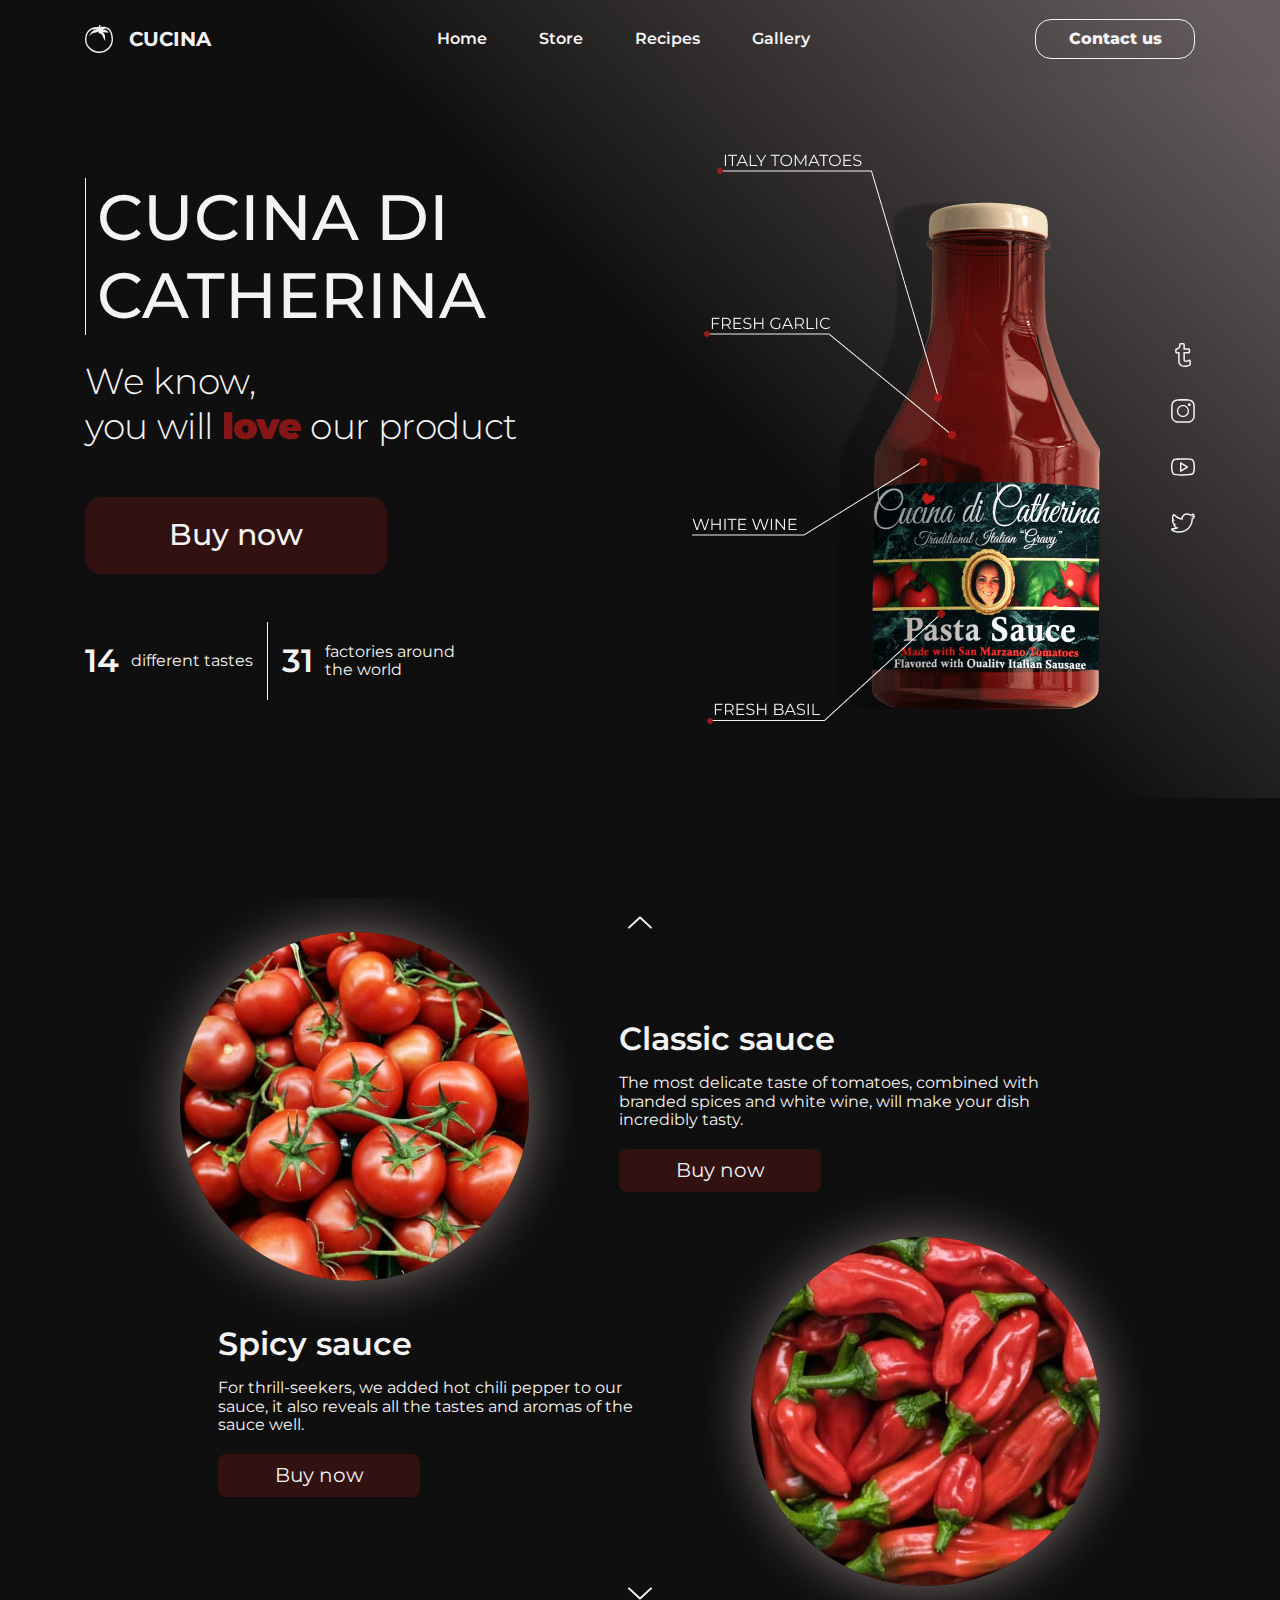
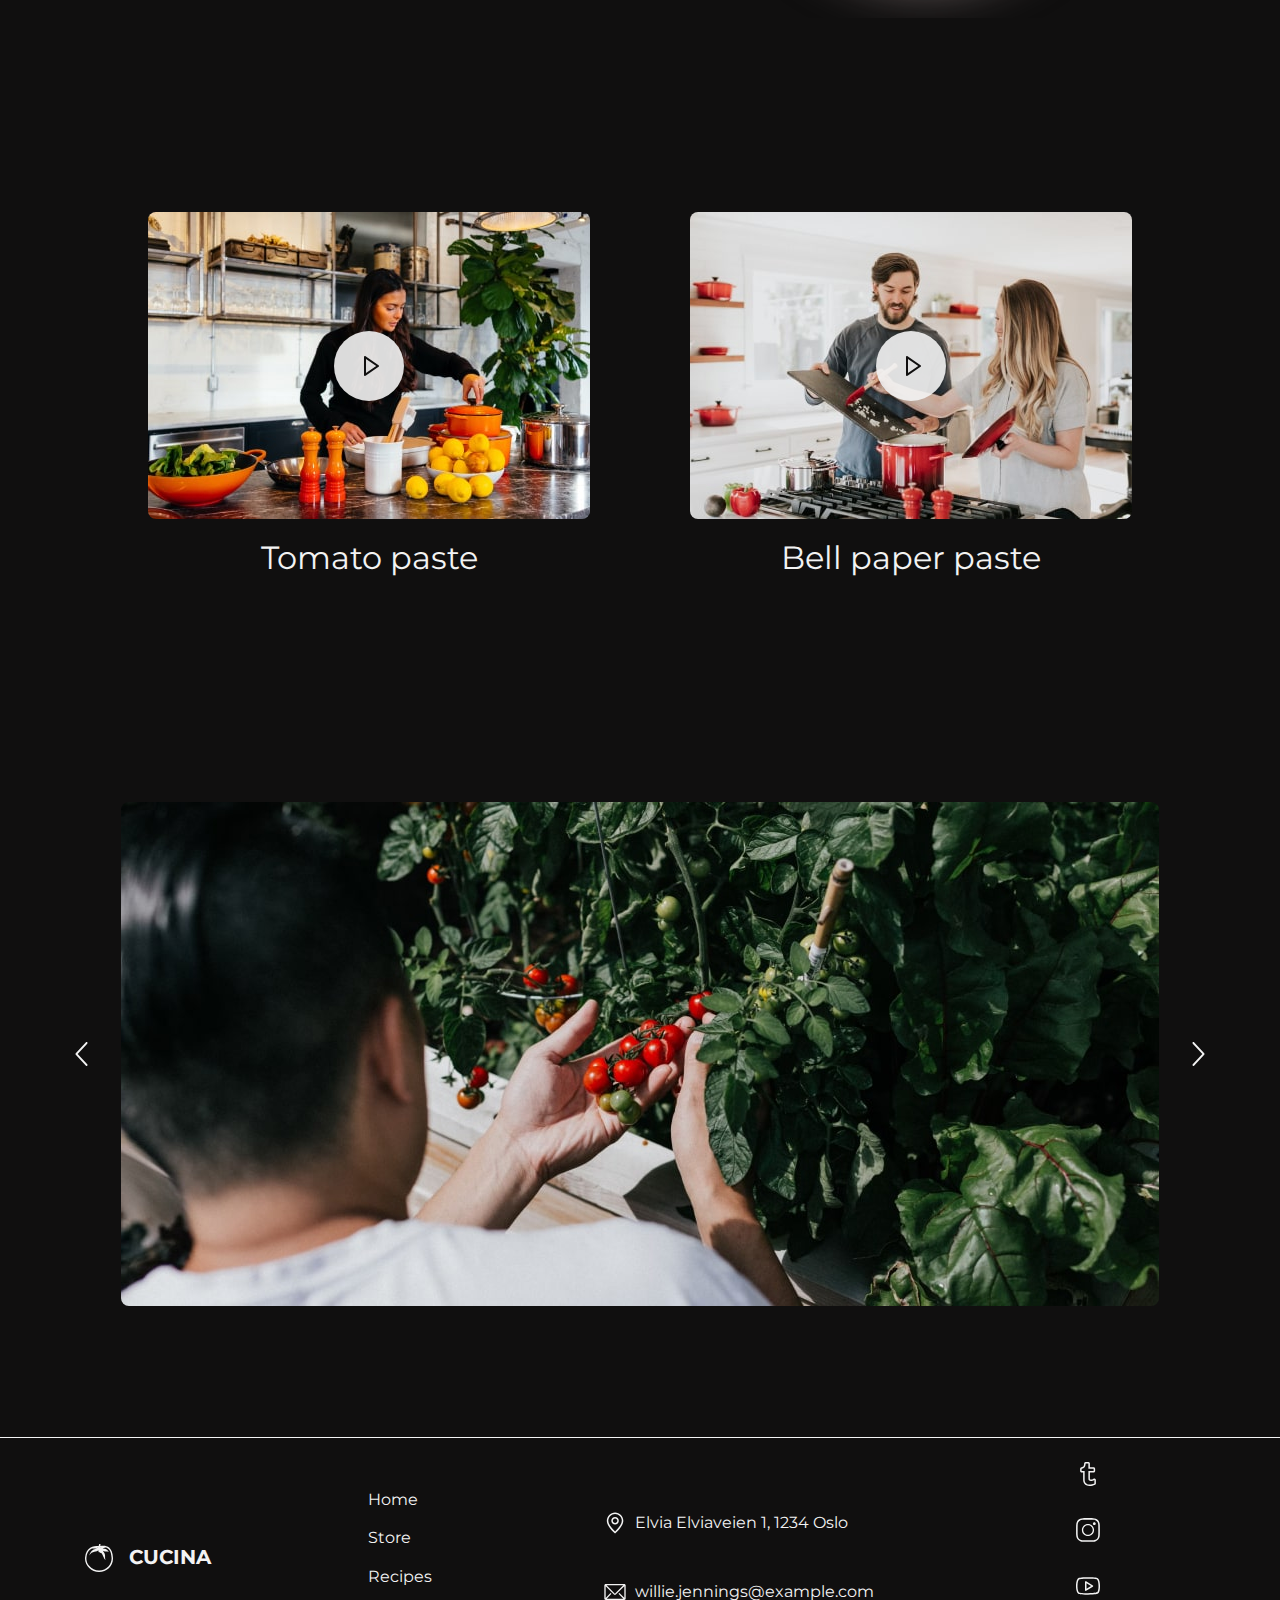
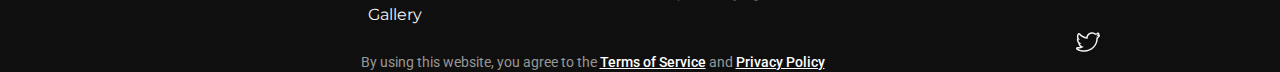
<file: index.html>
<!DOCTYPE html>
<html lang="en">
  <head>
    <meta charset="UTF-8" />
    <meta name="viewport" content="width=device-width, initial-scale=1.0" />
    <title>Cucina-di-Catherina</title>
    <link rel="preconnect" href="https://fonts.googleapis.com" />
    <link rel="preconnect" href="https://fonts.gstatic.com" crossorigin />
    <link
      href="https://fonts.googleapis.com/css2?family=Inter:opsz@14..32&family=Montserrat:wght@100..900&family=Roboto:wght@400;500&display=swap"
      rel="stylesheet"
    />
    <link
      rel="stylesheet"
      href="https://cdnjs.cloudflare.com/ajax/libs/modern-normalize/2.0.0/modern-normalize.min.css"
    />
    <link rel="stylesheet" href="./css/styles.css" />
  </head>
  <body>
    <header class="header">
      <div class="container header-container">
        <a class="logo" href="./index.html">
          <svg class="logo-icon" width="32" height="32">
            <use href="./images/icons.svg#logo"></use>
          </svg>
          CUCINA
        </a>
        <nav class="nav">
          <ul class="nav-list">
            <li><a class="nav-link" href="./index.html">Home</a></li>
            <li><a class="nav-link" href="#">Store</a></li>
            <li><a class="nav-link" href="#recipes">Recipes</a></li>
            <li><a class="nav-link" href="#gallery">Gallery</a></li>
          </ul>
        </nav>
        <button
          class="header-btn"
          type="button"
          onclick="document.getElementById('contact-overflay').classList.add('is-open')"
        >
          Contact us
        </button>
        <button
          class="menu-btn"
          type="button"
          onclick="document.getElementById('header-menu').classList.add('is-open')"
        >
          <svg width="31" height="18" class="btn-icon">
            <use href="./images/icons.svg#menu"></use>
          </svg>
        </button>
      </div>

      <div class="header-menu" id="header-menu">
        <div class="menu">
          <div class="menu-top">
            <a class="logo-menu" href="./index.html">
              <svg class="logo-icon" width="32" height="32">
                <use href="./images/icons.svg#logo"></use>
              </svg>
              CUCINA
            </a>
            <button
              class="close-btn"
              type="button"
              onclick="document.getElementById('header-menu').classList.remove('is-open')"
            >
              <svg class="close-icon" width="18" height="18">
                <use href="./images/icons.svg#close"></use>
              </svg>
            </button>
          </div>
          <ul class="menu-list">
            <li><a class="menu-link" href="./index.html">Home</a></li>
            <li><a class="menu-link" href="">Store</a></li>
            <li><a class="menu-link" href="#recipes">Recipes</a></li>
            <li><a class="menu-link" href="#gallery">Gallery</a></li>
          </ul>
          <button
            class="contact-btn"
            type="button"
            onclick="document.getElementById('contact-overflay').classList.add('is-open')"
          >
            Contact us
          </button>
        </div>
      </div>

      <div class="contact-overflay" id="contact-overflay">
        <div class="contact">
          <button
            class="close-btn feedback"
            type="button"
            onclick="document.getElementById('contact-overflay').classList.remove('is-open')"
          >
            <svg class="close-icon" width="18" height="18">
              <use href="./images/icons.svg#close"></use>
            </svg>
          </button>
          <p class="contact-title">
            Leave your contacts and we will contact you
          </p>
          <form class="contact-form" name="contact-form">
            <label class="contact-label"
              >Name<input
                class="contact-input"
                type="text"
                name="user-name"
                placeholder="Yuliia"
                title="Yuliia"
                pattern="[a-zA-Zа-яА-ЯіІїЇєЄґҐʼ]+"
                required /></label
            ><label class="contact-label"
              >Telephone<input
                class="contact-input"
                type="tel"
                name="user-tel"
                placeholder="+380"
                title="+380971111111"
                pattern="^\+380\d{9}$"
                required /></label
            ><label class="contact-label"
              >Email<input
                class="contact-input"
                type="email"
                name="user-email"
                placeholder="Contact@gmail.com"
                required /></label
            ><label class="contact-label">
              <textarea
                class="contact-input text"
                name="coment"
                placeholder="How can we help you?"
                required
              ></textarea></label
            ><button class="contact-overflay-btn" type="submit">
              Contact us
            </button>
          </form>
        </div>
      </div>
    </header>
    <main>
      <section class="hero">
        <div class="container hero-container">
          <div class="hero-wrapper">
            <h1 class="hero-title">CUCINA DI CATHERINA</h1>
            <p class="hero-text">We know,</p>
            <span class="span"
              >you will <span class="love">love</span> our product</span
            >
            <button
              class="hero-btn"
              type="button"
              onclick="document.getElementById('ordering-overflay').classList.add('is-open')"
            >
              Buy now
            </button>
            <ul class="hero-list">
              <li class="hero-list-item">
                <span class="hero-span">14 </span>
                <p class="properties">different tastes</p>
              </li>
              <li><span class="hero-list-span"></span></li>
              <li class="hero-list-item">
                <span class="hero-span">31</span>
                <p class="properties">factories around the world</p>
              </li>
            </ul>
          </div>
          <picture>
            <source
              srcset="./images/hero.png 1x, ./images/hero@2x.png 2x"
              media="(min-width: 1020px)"
            />
            <source
              srcset="./images/ketchup.png 1x, ./images/ketchup@2x.png 2x"
              media="(max-width: 1019px)"
            />

            <img
              class="hero-img"
              src="./images/ketchup.png"
              alt="bottle of sauce"
              width="432"
              height="579"
            />
          </picture>
          <ul class="social-media">
            <li>
              <a class="social-link" href="">
                <svg class="social-icon" width="16" height="16">
                  <use href="./images/icons.svg#tumblr"></use>
                </svg>
              </a>
            </li>
            <li>
              <a class="social-link" href="">
                <svg class="social-icon" width="16" height="16">
                  <use href="./images/icons.svg#instagram"></use>
                </svg>
              </a>
            </li>
            <li>
              <a class="social-link" href="">
                <svg class="social-icon" width="16" height="16">
                  <use href="./images/icons.svg#youtube"></use>
                </svg>
              </a>
            </li>
            <li>
              <a class="social-link" href="">
                <svg class="social-icon" width="16" height="16">
                  <use href="./images/icons.svg#twitter"></use>
                </svg>
              </a>
            </li>
          </ul>
        </div>
      </section>

      <section class="products">
        <div class="container products-container">
          <h2 class="visually-hidden">Features</h2>
          <button type="button" class="top-btn arrow">
            <svg class="vector" width="12" height="6">
              <use href="./images/icons.svg#btn"></use>
            </svg>
          </button>
          <div class="slider">
            <ul class="products-list">
              <li class="products-list-item">
                <picture>
                  <source
                    srcset="
                      ./images/tab/tomatos-tab.jpg   1x,
                      ./images/tab/tomato-tab@2x.jpg 2x
                    "
                    media="(min-width: 1020px)"
                  />
                  <source
                    srcset="./images/tomatos.jpg 1x, ./images/tomato@2x.jpg 2x"
                    media="(max-width: 1019px)"
                  />
                  <img
                    src="./images/tomatos.jpg"
                    alt="tomatos"
                    width="156"
                    height="156"
                  />
                </picture>

                <div class="products-wrapper">
                  <h3 class="products-title">Classic sauce</h3>
                  <p class="products-text">
                    The most delicate taste of tomatoes, combined with branded
                    spices and white wine, will make your dish incredibly tasty.
                  </p>
                  <button
                    class="products-btn"
                    type="button"
                    onclick="document.getElementById('ordering-overflay').classList.add('is-open')"
                  >
                    Buy now
                  </button>
                </div>
              </li>
              <li class="products-list-item">
                <picture>
                  <source
                    srcset="
                      ./images/tab/peper-tab.jpg    1x,
                      ./images/tab/peper-tab@2x.jpg 2x
                    "
                    media="(min-width: 1020px)"
                  />
                  <source
                    srcset="./images/peper.jpg 1x, ./images/peper@2x.jpg 2x"
                    media="(max-width: 1019px)"
                  />
                  <img
                    src="./images/peper.jpg"
                    alt="peper"
                    width="156"
                    height="156"
                  />
                </picture>

                <div class="products-wrapper">
                  <h3 class="products-title">Spicy sauce</h3>
                  <p class="products-text">
                    For thrill-seekers, we added hot chili pepper to our sauce,
                    it also reveals all the tastes and aromas of the sauce well.
                  </p>
                  <button
                    class="products-btn"
                    type="button"
                    onclick="document.getElementById('ordering-overflay').classList.add('is-open')"
                  >
                    Buy now
                  </button>
                </div>
              </li>
            </ul>
            <ul class="products-list">
              <li class="products-list-item">
                <picture>
                  <source
                    srcset="
                      ./images/tab/sauce-tab.jpg    1x,
                      ./images/tab/sauce-tab@2x.jpg 2x
                    "
                    media="(min-width: 1020px)"
                  />
                  <source
                    srcset="./images/sauce.jpg 1x, ./images/sauce@2x.jpg 2x"
                    media="(max-width: 1019px)"
                  />
                  <img
                    src="./images/sauce.jpg"
                    alt="sauce"
                    width="156"
                    height="156"
                  />
                </picture>

                <div class="products-wrapper">
                  <h3 class="products-title">Classic sauce</h3>
                  <p class="products-text">
                    The most delicate taste of tomatoes, combined with branded
                    spices and white wine, will make your dish incredibly tasty.
                  </p>
                  <button class="products-btn" type="button">Buy now</button>
                </div>
              </li>
              <li class="products-list-item">
                <picture>
                  <source
                    srcset="
                      ./images/tab/peper-sauce-tab.jpg    1x,
                      ./images/tab/peper-sauce-tab@2x.jpg 2x
                    "
                    media="(min-width: 1020px)"
                  />
                  <source
                    srcset="
                      ./images/peper-sauce.jpg    1x,
                      ./images/peper-sauce@2x.jpg 2x
                    "
                    media="(max-width: 1019px)"
                  />
                  <img
                    src="./images/peper-sauce.jpg"
                    alt="peper sauce"
                    width="156"
                    height="156"
                  />
                </picture>

                <div class="products-wrapper">
                  <h3 class="products-title">Spicy sauce</h3>
                  <p class="products-text">
                    For thrill-seekers, we added hot chili pepper to our sauce,
                    it also reveals all the tastes and aromas of the sauce well.
                  </p>
                  <button class="products-btn" type="button">Buy now</button>
                </div>
              </li>
            </ul>
            <ul class="products-list">
              <li class="products-list-item">
                <picture>
                  <source
                    srcset="
                      ./images/tab/tomato-sauce-tab.jpg    1x,
                      ./images/tab/tomato-sauce-tab@2x.jpg 2x
                    "
                    media="(min-width: 1020px)"
                  />
                  <source
                    srcset="
                      ./images/tomato-sauce.jpg    1x,
                      ./images/tomato-sauce@2x.jpg 2x
                    "
                    media="(max-width: 1019px)"
                  />
                  <img
                    src="./images/tomato-sauce.jpg"
                    alt="tomato sauce"
                    width="156"
                    height="156"
                  />
                </picture>

                <div class="products-wrapper">
                  <h3 class="products-title">Classic sauce</h3>
                  <p class="products-text">
                    The most delicate taste of tomatoes, combined with branded
                    spices and white wine, will make your dish incredibly tasty.
                  </p>
                  <button class="products-btn" type="button">Buy now</button>
                </div>
              </li>
              <li class="products-list-item">
                <picture>
                  <source
                    srcset="
                      ./images/tab/sauce-spoon-tab.jpg       1x,
                      ./images/tab/sauce-in-spoon-tab@2x.jpg 2x
                    "
                    media="(min-width: 1020px)"
                  />
                  <source
                    srcset="
                      ./images/sauce-in-spoon.jpg    1x,
                      ./images/sauce-in-spoon@2x.jpg 2x
                    "
                    media="(max-width: 1019px)"
                  />
                  <img
                    src="./images/sauce-in-spoon.jpg"
                    alt="sauce in spoon"
                    width="156"
                    height="156"
                  />
                </picture>

                <div class="products-wrapper">
                  <h3 class="products-title">Spicy sauce</h3>
                  <p class="products-text">
                    For thrill-seekers, we added hot chili pepper to our sauce,
                    it also reveals all the tastes and aromas of the sauce well.
                  </p>
                  <button class="products-btn" type="button">Buy now</button>
                </div>
              </li>
            </ul>
          </div>
          <button type="button" class="bottom-btn arrow">
            <svg class="vector" width="12" height="6">
              <use href="./images/icons.svg#btn"></use>
            </svg>
          </button>
        </div>
      </section>

      <section class="recipes" id="recipes">
        <div class="container">
          <h2 class="visually-hidden">Recipes</h2>
          <ul class="recipes-list">
            <li class="recipes-list-item">
              <button class="play-btn">
                <svg width="15" height="20" class="play-icon">
                  <use href="./images/icons.svg#play"></use>
                </svg>
              </button>
              <img
                class="video-img"
                src="./images/video-2.jpg"
                alt="video"
                width="246"
                height="235"
              />
              <iframe
                class="video"
                width="246"
                height="235"
                src="https://www.youtube.com/embed/B17ObN-nP5w?si=cRreIVBugyXWwnZ5"
                title="YouTube video player"
                allow="accelerometer; autoplay; clipboard-write; encrypted-media; gyroscope; picture-in-picture; web-share"
                referrerpolicy="strict-origin-when-cross-origin"
                allowfullscreen
              ></iframe>
              <h3 class="recipes-title">Tomato paste</h3>
            </li>
            <li class="recipes-list-item">
              <button class="play-btn">
                <svg width="15" height="20" class="play-icon">
                  <use href="./images/icons.svg#play"></use>
                </svg>
              </button>
              <img
                class="video-img"
                src="./images/video-1.jpg"
                alt="video"
                width="246"
                height="235"
              />
              <iframe
                class="video"
                width="246"
                height="235"
                src="https://www.youtube.com/embed/B17ObN-nP5w?si=cRreIVBugyXWwnZ5"
                title="YouTube video player"
                allow="accelerometer; autoplay; clipboard-write; encrypted-media; gyroscope; picture-in-picture; web-share"
                referrerpolicy="strict-origin-when-cross-origin"
                allowfullscreen
              ></iframe>
              <h3 class="recipes-title">Bell paper paste</h3>
            </li>
          </ul>
        </div>
      </section>

      <section class="gallery" id="gallery">
        <div class="container gallery-container">
          <h2 class="visually-hidden">Gallery</h2>
          <button type="button" class="arrow left-btn">
            <svg class="vector" width="12" height="6">
              <use href="./images/icons.svg#btn"></use>
            </svg>
          </button>
          <div class="img-container">
            <picture class="picture">
              <source
                srcset="
                  ./images/desk/growing-desk.jpg    1x,
                  ./images/desk/growing-desk@2x.jpg 2x
                "
                media="(min-width: 1280px)"
              />
              <source
                srcset="
                  ./images/tab/growing-tab.jpg    1x,
                  ./images/tab/growing-tab@2x.jpg 2x
                "
                media="(min-width: 1020px)"
              />
              <source
                srcset="./images/growing-mob.jpg 1x, ./images/growing@2x.jpg 2x"
                media="(max-width: 1279px)"
              />
              <img
                src="./images/growing-mob.jpg"
                alt="growing tomatos"
                width="1038"
                height="504"
              />
            </picture>

            <picture class="picture">
              <source
                srcset="
                  ./images/desk/girls-tomato-desk.jpg    1x,
                  ./images/desk/girls-tomato-desk@2x.jpg 2x
                "
                media="(min-width: 1280px)"
              />
              <source
                srcset="
                  ./images/tab/girls-tomato-tab.jpg    1x,
                  ./images/tab/girls-tomato-tab@2x.jpg 2x
                "
                media="(min-width: 1020px)"
              />
              <source
                srcset="
                  ./images/girls-tomato-mob.jpg 1x,
                  ./images/girls-tomato@2x.jpg  2x
                "
                media="(max-width: 1279px)"
              />
              <img
                src="./images/girls-tomato-mob.jpg"
                alt="girls pick up tomatos"
                width="1038"
                height="504"
              />
            </picture>

            <picture class="picture">
              <source
                srcset="
                  ./images/desk/man-tomato-desk.jpg    1x,
                  ./images/desk/man-tomato-desk@2x.jpg 2x
                "
                media="(min-width: 1280px)"
              />
              <source
                srcset="
                  ./images/tab/man-tomato-tab.jpg    1x,
                  ./images/tab/man-tomato-tab@2x.jpg 2x
                "
                media="(min-width: 1020px)"
              />
              <source
                srcset="
                  ./images/man-tomato-mob.jpg 1x,
                  ./images/man-tomato@2x.jpg  2x
                "
                media="(max-width: 1019px)"
              />
              <img
                src="./images/man-tomato-mob.jpg"
                alt="man put tomatos in box"
                width="1038"
                height="504"
              />
            </picture>
          </div>
          <button type="button" class="arrow right-btn">
            <svg class="vector" width="12" height="6">
              <use href="./images/icons.svg#btn"></use>
            </svg>
          </button>
        </div>
      </section>

      <div class="ordering-overflay" id="ordering-overflay">
        <div class="ordering">
          <button
            class="close-btn mark"
            type="button"
            onclick="document.getElementById('ordering-overflay').classList.remove('is-open')"
          >
            <svg class="close-icon" width="18" height="18">
              <use href="./images/icons.svg#close"></use>
            </svg>
          </button>
          <p class="ordering-title">Your ordering</p>
          <form class="order-form" name="order-form">
            <fieldset class="form-field">
              <legend class="legend">Contacts</legend>
              <label class="order-label">
                Surname
                <input
                  class="order-input"
                  type="text"
                  placeholder="Krutas"
                  name="user-surname"
                  title="Krutas"
                  pattern="[a-zA-Zа-яА-ЯіІїЇєЄґҐʼ]+"
                  required
                />
              </label>
              <label class="order-label">
                Name
                <input
                  class="order-input"
                  type="text"
                  placeholder="Yuliia"
                  name="user-name"
                  title="Yuliia"
                  pattern="[a-zA-Zа-яА-ЯіІїЇєЄґҐʼ]+"
                  required
              /></label>
              <label class="order-label"
                >Telephone<input
                  class="order-input"
                  type="tel"
                  name="user-tel"
                  placeholder="+380"
                  title="+380971111111"
                  pattern="^\+380\d{9}$"
                  required
              /></label>
              <label class="order-label"
                >City
                <div class="select-container">
                  <select class="order-input select" name="city" required>
                    <option value="Chernihiv">Chernihiv</option>
                    <option value="Dnipro">Dnipro</option>
                    <option value="Kharkiv">Kharkiv</option>
                    <option value="Kryvyi Rih">Kryvyi Rih</option>
                    <option value="Kyiv" selected>Kyiv</option>
                    <option value="Luhansk">Luhansk</option>
                    <option value="Lviv">Lviv</option>
                    <option value="Mykolaiv">Mykolaiv</option>
                    <option value="Odesa">Odesa</option>
                    <option value="Vinnytsia">Vinnytsia</option>
                    <option value="Zaporizhzhia">Zaporizhzhia</option>
                  </select>
                  <svg class="select-icon" width="8" height="4">
                    <use href="./images/icons.svg#select"></use>
                  </svg>
                </div>
              </label>
            </fieldset>
            <fieldset class="form-field">
              <legend class="legend">Delivery</legend>
              <div class="btn-container">
                <input
                  class="visually-hidden"
                  type="radio"
                  name="delivery"
                  value="department"
                  id="department"
                  required
                  checked
                /><label class="delivery" for="department"
                  >Delivery to department of Nova Poshta</label
                ><input
                  class="visually-hidden"
                  type="radio"
                  name="delivery"
                  value="courier"
                  id="courier"
                  required
                />
                <label class="delivery right" for="courier"
                  >Delivery by courier of Nova Poshta</label
                >
              </div>

              <label class="order-label"
                >Select department
                <div class="select-container">
                  <select class="order-input select" name="department" required>
                    <option value="" disabled selected hidden>
                      Department
                    </option>
                    <option value="1">Department 1</option>
                    <option value="2">Department 2</option>
                    <option value="3">Department 3</option>
                  </select>
                  <svg class="select-icon" width="8" height="4">
                    <use href="./images/icons.svg#select"></use>
                  </svg>
                </div>
              </label>
            </fieldset>
            <fieldset class="form-field last">
              <legend class="legend">Payment method</legend>
              <div class="payment-container">
                <input
                  class="visually-hidden"
                  type="radio"
                  name="payment-method"
                  value="card"
                  id="input-radio"
                  checked
                  required
                /><label class="radio-label" for="input-radio"
                  >Credit card (Visa, Mastercard, ApplePay)</label
                ><input
                  class="visually-hidden"
                  type="radio"
                  name="payment-method"
                  value="cash"
                  id="input-radio-second"
                  required
                />
                <label class="radio-label" for="input-radio-second"
                  >Cash on delivery</label
                >

                <label
                  ><a
                    class="comment-link"
                    href="#comment"
                    onclick="document.getElementById('comment').classList.add('visible')"
                    >Add a comment to the order</a
                  >
                  <textarea
                    class="comment-field hidden"
                    name="comment"
                    id="comment"
                    rows="3"
                  ></textarea>
                </label>

                <input
                  type="checkbox"
                  name="call"
                  id="call"
                  value="true"
                  class="visually-hidden"
                />
                <label for="call" class="checkbox-label">
                  <svg class="check-mark" width="10" height="8">
                    <use href="./images/icons.svg#check"></use>
                  </svg>
                  Do not call to confirm
                </label>
              </div>
            </fieldset>
            <button class="order-btn" type="submit">Buy now</button>
          </form>
        </div>
      </div>
    </main>

    <footer class="footer">
      <div class="container">
        <div class="footer-container">
          <div class="footer-wrapper">
            <a class="logo-footer" href="./index.html">
              <svg class="logo-icon" width="32" height="32">
                <use href="./images/icons.svg#logo"></use>
              </svg>
              CUCINA
            </a>
            <ul class="footer-list">
              <li><a class="footer-link" href="./index.html">Home</a></li>
              <li><a class="footer-link" href="#">Store</a></li>
              <li><a class="footer-link" href="#recipes">Recipes</a></li>
              <li><a class="footer-link" href="#gallery">Gallery</a></li>
            </ul>
            <address class="contacts">
              <ul class="contacts-list">
                <li class="contacts-list-item">
                  <div class="adress-icon-container">
                    <svg class="adress-icon" width="18" height="22">
                      <use href="./images/icons.svg#point"></use>
                    </svg>
                  </div>
                  <a
                    class="contacts-link"
                    href="https://www.google.com/maps/place/Harbitzalléen+5/@59.9245151,10.6735323,18.02z/data=!4m6!3m5!1s0x46416d7cf47a8375:0xc33859f1bbc84393!8m2!3d59.924718!4d10.674112!16s%2Fg%2F11jpkbchpf?hl=ru&entry=ttu"
                    >Elvia Elviaveien 1, 1234 Oslo</a
                  >
                </li>
                <li class="contacts-list-item">
                  <div class="adress-icon-container">
                    <svg class="adress-icon" width="22" height="22">
                      <use href="./images/icons.svg#mail"></use>
                    </svg>
                  </div>
                  <a
                    class="contacts-link"
                    href="mailto:willie.jennings@example.com"
                    >willie.jennings@example.com</a
                  >
                </li>
              </ul>
            </address>
          </div>
          <ul class="social-media footer-media">
            <li>
              <a class="social-link" href="">
                <svg class="social-icon" width="16" height="16">
                  <use href="./images/icons.svg#tumblr"></use>
                </svg>
              </a>
            </li>
            <li>
              <a class="social-link" href="">
                <svg class="social-icon" width="16" height="16">
                  <use href="./images/icons.svg#instagram"></use>
                </svg>
              </a>
            </li>
            <li>
              <a class="social-link" href="">
                <svg class="social-icon" width="16" height="16">
                  <use href="./images/icons.svg#youtube"></use>
                </svg>
              </a>
            </li>
            <li>
              <a class="social-link" href="">
                <svg class="social-icon" width="16" height="16">
                  <use href="./images/icons.svg#twitter"></use>
                </svg>
              </a>
            </li>
          </ul>
        </div>
        <p class="footer-text">
          By using this website, you agree to the
          <a class="privacy-policy" href="">Terms of Service</a> and
          <a class="privacy-policy" href="">Privacy Policy</a>
        </p>
      </div>
    </footer>
  </body>
</html>
</file>
<file: css/styles.css>
body {
  background-color: #100f0f;
  font-family: 'Montserrat', 'Inter', sans-serif;
  color: #f3f3f3;
  margin: 0;
  min-width: 414px;
}

a {
  text-decoration: none;
  font-style: normal;
  color: inherit;
}

ul,
ol {
  list-style-type: none;
  margin-top: 0;
  margin-bottom: 0;
  padding-left: 0;
}

h1,
h2,
h3,
h4,
h5,
h6,
p {
  margin: 0;
}

fieldset {
  padding: 0;
  margin: 0;
  border: none;
}

img {
  display: block;
  max-width: 100%;
  object-fit: cover;
  max-height: 100%;
}

button {
  display: block;
  padding: 0;
  cursor: pointer;
  font-family: inherit;
  color: inherit;
}

.container {
  max-width: 414px;
  margin: 0 auto;
  padding: 0 15px;
}

/* #region Header */
.header {
  max-width: 414px;
  padding: 12px 17px 12px 0;
  background-image: linear-gradient(290deg, #6f6666 0%, #100f0f 100%);
  margin: 0 auto;
}

.header-container {
  display: flex;
  align-items: center;
}

.logo {
  display: flex;
  align-items: center;
  gap: 4px;
  margin-right: auto;
  height: 32px;
  font-weight: 700;
  font-size: 20px;
  text-transform: uppercase;
}

.logo-icon {
  fill: #f3f3f3;
}

.nav {
  display: none;
}

.header-btn {
  display: none;
}
.menu-btn {
  width: 31px;
  height: 18px;
  border: none;
  background-color: transparent;
}

.btn-icon {
  stroke: #f3f3f3;
  stroke-width: 1px;
}

/* #endregion Header */

/* #region Header Menu */
.header-menu {
  position: fixed;
  top: 0;
  left: 100%;
  width: 100%;
  height: 100%;
  background-color: #100f0f;
  display: flex;
  align-items: center;
  justify-content: center;
  z-index: 999;
  opacity: 0;
  pointer-events: none;
  transform: translateX(-100%);
  transition: opacity 250ms cubic-bezier(0.4, 0, 0.2, 1),
    visibility 250ms cubic-bezier(0.4, 0, 0.2, 1),
    transform 1s cubic-bezier(0.4, 0, 0.2, 1);
}

.header-menu.is-open {
  opacity: 1;
  pointer-events: auto;
}
.menu {
  position: fixed;
  top: 0;
  left: 0;
  width: 100%;
  padding: 20px;
}

.menu-top {
  display: flex;
  margin-bottom: 44px;
}
.logo-menu {
  display: flex;
  align-items: center;
  height: 28px;
  gap: 20px;
  font-weight: 700;
  font-size: 16px;
  margin-right: auto;
}
.logo-icon {
  width: 28px;
  height: 28px;
}
.close-btn {
  width: 32px;
  height: 32px;
  border: none;
  background-color: transparent;
}
.close-icon {
  fill: #f5f5f5;
}
.menu-list {
  display: flex;
  flex-direction: column;
  align-items: center;
  gap: 28px;
  margin-bottom: 40px;
}
.menu-link {
  font-weight: 600;
  font-size: 20px;
}
.contact-btn {
  border: 1px solid #f3f3f3;
  border-radius: 16px;
  width: 160px;
  height: 40px;
  margin: 0 auto;
  font-weight: 800;
  font-size: 16px;
  background-color: transparent;
  transition: color 250ms cubic-bezier(0.4, 0, 0.2, 1),
    border-color 250ms cubic-bezier(0.4, 0, 0.2, 1);
}

.contact-btn:hover,
.contact-btn:focus {
  border-color: rgba(188, 26, 26, 0.5);
  color: rgba(188, 26, 26, 0.5);
}
/* #endregion Header Menu */

/* #region Contact overflay */

.contact-overflay {
  position: fixed;
  top: 0;
  left: 0;
  width: 100%;
  height: 100%;
  display: flex;
  align-items: center;
  justify-content: center;
  z-index: 1001;
  background-color: rgba(46, 47, 66, 0.4);
  opacity: 0;
  pointer-events: none;
  transition: opacity 250ms cubic-bezier(0.4, 0, 0.2, 1),
    visibility 250ms cubic-bezier(0.4, 0, 0.2, 1);
}
.contact-overflay.is-open {
  opacity: 1;
  pointer-events: auto;
  overflow: auto;
}

.contact {
  position: absolute;
  top: 60%;
  left: 50%;
  transform: translate(-50%, -50%);
  background-color: #100f0f;
  border-radius: 16px;
  width: 414px;
  min-height: 756px;
  padding: 58px 15px 60px 15px;
  transition: transform 250ms cubic-bezier(0.4, 0, 0.2, 1);
}

.close-btn.feedback {
  position: absolute;
  top: 16px;
  right: 34px;
}

.contact-title {
  font-weight: 700;
  font-size: 28px;
  text-align: center;
  margin-bottom: 52px;
}
.contact-form {
  display: flex;
  flex-direction: column;
  gap: 20px;
}
.contact-label {
  display: flex;
  flex-direction: column;
  gap: 12px;
  font-size: 16px;
}
.contact-input {
  width: 100%;
  border: 1px solid #f3f3f3;
  border-radius: 16px;
  height: 52px;
  outline: transparent;
  background-color: transparent;
  padding: 16px 15px;
  font-size: 16px;
  color: #999ea3;
  cursor: pointer;
  transition: border-color 250ms cubic-bezier(0.4, 0, 0.2, 1);
}

.contact-input::placeholder {
  font-size: 16px;
  color: #999ea3;
}

.contact-input.text {
  height: 100px;
  resize: none;
  margin-bottom: 20px;
}

.contact-input:hover,
.contact-input:focus {
  border-color: rgba(188, 26, 26, 0.5);
}

.contact-overflay-btn {
  width: 100%;
  border: none;
  border-radius: 16px;
  background-color: #321111;
  height: 66px;
  font-weight: 800;
  font-size: 20px;
  transition: background-color 250ms cubic-bezier(0.4, 0, 0.2, 1);
}

.contact-overflay-btn:hover,
.contact-overflay-btn:focus {
  background-color: rgba(188, 26, 26, 0.5);
}

/* #endregion Contact overflay */

/* #region Hero */

.hero {
  max-width: 414px;
  margin: 0 auto;
  padding: 24px 0 39px 0;
  background-image: url(../images/hero-bg.png),
    linear-gradient(235deg, #6f6666 0%, #100f0f 50%);
  background-repeat: no-repeat;
  background-position: left 137px, center center;
  background-size: 325px 274px, cover;
}

@media (min-resolution: 192dpi) {
  .hero {
    background-image: url(../images/hero-bg@2x.png),
      linear-gradient(235deg, #6f6666 0%, #100f0f 50%);
  }
}

.hero-container {
  position: relative;
}

.hero-title {
  font-weight: 500;
  font-size: 30px;
  line-height: 1.23;
  width: 193px;
  margin-bottom: 16px;
  margin-left: 8px;
  position: relative;
}

.hero-title::before {
  content: '';
  position: absolute;
  left: -8px;
  top: 0;
  width: 1px;
  height: 100%;
  background-color: #f3f3f3;
}
.hero-wrapper {
  padding-top: 16px;
  margin-right: auto;
}

.hero-text {
  max-width: 100px;
  line-height: 1.25;
  font-size: 16px;
}

.love {
  font-weight: 600;
  color: #bc1a1a;
}

.span {
  display: block;
  letter-spacing: -0.01em;
  line-height: 1.25;
  margin-bottom: 228px;
}

.hero-img {
  max-width: 202px;
  max-height: 350px;
  position: absolute;
  top: 0;
  right: 15px;
}
.hero-btn {
  border-radius: 16px;
  border: none;
  display: flex;
  justify-content: center;
  align-items: center;
  min-width: 384px;
  height: 66px;
  background-color: rgba(188, 26, 26, 0.2);
  font-size: 20px;
  margin-bottom: 16px;
  margin-right: auto;
  margin-left: auto;
  transition: background-color 250ms cubic-bezier(0.4, 0, 0.2, 1);
}

.hero-list {
  display: flex;
  align-items: center;
  justify-content: space-between;
  margin-bottom: 24px;
}

.hero-list-item {
  display: flex;
  align-items: center;
  gap: 12px;
}
.hero-span {
  font-weight: 600;
  font-size: 32px;
}
.properties {
  font-size: 16px;
  max-width: 131px;
}

.hero-list-span {
  display: block;
  width: 1px;
  height: 78px;
  background-color: #f3f3f3;
}
.social-media {
  display: flex;
  justify-content: center;
  gap: 24px;
}
.social-link {
  display: flex;
  justify-content: center;
  align-items: center;
  width: 16px;
  height: 16px;
}
.social-icon {
  fill: #f3f3f3;
  transition: fill 250ms cubic-bezier(0.4, 0, 0.2, 1);
}

.social-link:hover .social-icon,
.social-link:focus .social-icon {
  fill: rgba(188, 26, 26, 0.5);
}

/* #endregion Hero */

/* #region Products */
.products {
  padding: 100px 0;
  position: relative;
}

.products-container {
  padding: 0;
}

.visually-hidden {
  position: absolute;
  width: 1px;
  height: 1px;
  margin: -1px;
  border: 0;
  padding: 0;
  white-space: nowrap;
  clip-path: inset(100%);
  clip: rect(0 0 0 0);
  overflow: hidden;
}

.slider {
  max-height: 400px;
  overflow: hidden;
}

.arrow {
  width: 16px;
  height: 16px;
  display: flex;
  justify-content: center;
  align-items: center;
  border: none;
  background-color: transparent;
}

.top-btn {
  position: absolute;
  left: 50%;
  transform: translateX(-50%);
  top: 108px;
}

.bottom-btn {
  position: absolute;
  left: 50%;
  transform: translateX(50%);
  rotate: 180deg;
  bottom: 108px;
}

.vector {
  fill: #f3f3f3;
}

.products-list {
  padding: 24px 15px;
  margin-bottom: 50px;
}

.products-list-item {
  display: flex;
  align-items: center;
  justify-content: flex-start;
  margin-bottom: 40px;
}

.products-list-item:last-child {
  margin-bottom: 0;
}

.products-list-item:last-child {
  flex-direction: row-reverse;
}

.products-list-item img {
  border-radius: 291px;
  box-shadow: 0 0 50px 0 #7c7070;
}

.products-wrapper {
  margin: 0 auto;
  min-width: 140px;
}

.products-title {
  font-size: 20px;
  text-align: center;
  margin-bottom: 16px;
}

.products-text {
  display: none;
}

.products-btn {
  border-radius: 8px;
  border: none;
  min-width: 108px;
  height: 29px;
  display: flex;
  align-items: center;
  justify-content: center;
  background-color: rgba(188, 26, 26, 0.2);
  margin: 0 auto;
  font-size: 16px;
  transition: background-color 250ms cubic-bezier(0.4, 0, 0.2, 1);
}

.hero-btn:hover,
.hero-btn:focus,
.products-btn:hover,
.products-btn:focus {
  background-color: rgba(188, 26, 26, 0.5);
}
/* #endregion Products */

/* #region Recipes */
.recipes {
  padding: 20px 0;
}

.recipes-list {
  display: flex;
  flex-direction: column;
  justify-content: center;
  align-items: flex-end;
  gap: 40px;
}

.recipes-list-item {
  position: relative;
}

.recipes-list-item:last-child {
  align-self: flex-start;
}

.video {
  border-radius: 8px;
  margin-bottom: 8px;
  border: none;
}

.video-img {
  position: absolute;
  top: 0;
  left: 0;
  border-radius: 8px;
  margin-bottom: 8px;
}

.play-btn {
  width: 70px;
  height: 70px;
  padding: 25px 25px 25px 30px;
  border-radius: 94px;
  background-color: rgba(243, 243, 243, 0.9);
  border: none;
  position: absolute;
  top: 83px;
  right: 88px;
  z-index: 1;
}

.play-icon {
  fill: #100f0f;
}

.recipes-title {
  font-weight: 400;
  font-size: 20px;
  color: #fff;
  text-align: center;
}
/* #endregion Recipes */

/* #region Gallery */
.gallery {
  padding: 164px 0;
}

.gallery-container {
  position: relative;
}

.left-btn {
  rotate: -90deg;
  position: absolute;
  top: 50%;
  transform: translateX(50%);
  left: 15px;
}

.img-container {
  display: flex;
  width: 336px;
  height: 226px;
  margin: 0 auto;
  overflow: hidden;
  border-radius: 8px;
}
.right-btn {
  rotate: 90deg;
  position: absolute;
  right: 15px;
  top: 50%;
  transform: translateX(-50%);
}

.picture {
  min-width: 100%;
}
/* #endregion Gallery */

/* #region Ordering Overflay */
.ordering-overflay {
  position: fixed;
  top: 0;
  left: 0;
  width: 100%;
  height: 100%;
  display: flex;
  align-items: center;
  justify-content: center;
  z-index: 1000;
  background-color: rgba(46, 47, 66, 0.4);
  opacity: 0;
  pointer-events: none;
  transition: opacity 250ms cubic-bezier(0.4, 0, 0.2, 1),
    visibility 250ms cubic-bezier(0.4, 0, 0.2, 1);
}
.ordering-overflay.is-open {
  opacity: 1;
  pointer-events: auto;
  overflow: auto;
}
.ordering {
  position: absolute;
  top: 0;
  left: 50%;
  transform: translate(-50%, 0);
  border-radius: 16px;
  width: 414px;
  min-height: 1272px;
  background-color: #100f0f;
  transition: transform 250ms cubic-bezier(0.4, 0, 0.2, 1);
  padding: 60px 15px;
}

.close-btn.mark {
  position: absolute;
  top: 15px;
  right: 15px;
}

.ordering-title {
  font-weight: 700;
  font-size: 32px;
  text-align: center;
  margin-bottom: 40px;
}

.legend {
  font-weight: 500;
  font-size: 24px;
  margin-bottom: 24px;
}

.order-label {
  display: flex;
  flex-direction: column;
  gap: 12px;
  margin-bottom: 20px;
  font-size: 16px;
}

.order-input {
  border: 1px solid #f3f3f3;
  border-radius: 16px;
  width: 100%;
  height: 52px;
  background-color: transparent;
  padding: 16px;
  font-size: 16px;
  color: #999ea3;
  outline: transparent;
  transition: border-color 250ms cubic-bezier(0.4, 0, 0.2, 1);
  cursor: pointer;
}

.order-input:hover,
.order-input:focus,
.comment-field:focus,
.comment-field:hover {
  border-color: rgba(188, 26, 26, 0.5);
}

.oreder-input::placeholder {
  font-size: 16px;
  color: #999ea3;
}

.order-input.select {
  appearance: none;
}

.select-container {
  position: relative;
}

.select-icon {
  fill: #f3f3f3;
  position: absolute;
  top: 50%;
  transform: translateY(-50%);
  right: 22px;
  cursor: pointer;
}

.btn-container {
  display: flex;
  margin-bottom: 20px;
}

.delivery {
  border: 1px solid #f3f3f3;
  border-radius: 16px 0 0 16px;
  width: 192px;
  height: 74px;
  color: currentColor;
  background-color: transparent;
  font-size: 16px;
  text-align: center;
  padding: 8px 31px;
  transition: color 250ms cubic-bezier(0.4, 0, 0.2, 1),
    background-color 250ms cubic-bezier(0.4, 0, 0.2, 1);
}

.delivery.right {
  border-radius: 0 16px 16px 0;
}

input[type='radio']:checked + .delivery {
  color: #2c2c2c;
  background-color: #f3f3f3;
}

.form-field {
  margin-bottom: 20px;
}

.form-field.last {
  margin-bottom: 40px;
}

.payment-container {
  display: flex;
  flex-direction: column;
  gap: 20px;
}

.radio-label {
  font-size: 16px;
  line-height: 1.4;
  display: flex;
  align-items: center;
  gap: 12px;
}

.radio-label::before {
  content: '';
  width: 24px;
  height: 24px;
  border-radius: 50%;
  border: 6px solid #f3f3f3;
  background-color: #f3f3f3;
  transition: background-color 250ms cubic-bezier(0.4, 0, 0.2, 1);
}

input[type='radio']:checked + .radio-label::before {
  background-color: #2c2c2c;
}

.comment-link {
  display: block;
  font-size: 16px;
  line-height: 1.4;
  text-decoration: underline;
  text-decoration-skip-ink: none;
}

.comment-field {
  outline: transparent;
  margin-top: 20px;
  border: 1px solid #f3f3f3;
  border-radius: 16px;
  width: 100%;
  resize: none;
  background-color: transparent;
  padding: 16px;
  font-size: 16px;
  color: #999ea3;
  transition: border-color 250ms cubic-bezier(0.4, 0, 0.2, 1);
}

.hidden {
  display: none;
}

.visible {
  display: block;
}

.checkbox-label {
  display: flex;
  gap: 15px;
  font-weight: 300;
  font-size: 16px;
}

.check-mark {
  display: flex;
  justify-content: center;
  align-items: center;
  fill: transparent;
  width: 18px;
  height: 18px;
  border-radius: 2px;
  border: 3px solid #f3f3f3;
  background-color: transparent;
  transition: fill 250ms cubic-bezier(0.4, 0, 0.2, 1);
}

input[type='checkbox']:checked + .checkbox-label .check-mark {
  fill: #f3f3f3;
}

.order-btn {
  border-radius: 16px;
  padding: 16px 32px;
  width: 100%;
  height: 66px;
  background-color: rgba(188, 26, 26, 0.2);
  font-weight: 700;
  font-size: 20px;
  border: none;
  transition: background-color 250ms cubic-bezier(0.4, 0, 0.2, 1);
}

.order-btn:hover,
.order-btn:focus {
  background-color: rgba(188, 26, 26, 0.5);
}
/* #endregion Ordering Overflay */

/* #region Footer */
.footer {
  padding: 20px 0 1px 0;
}

.footer-container {
  display: flex;
  justify-content: space-between;
  align-items: center;
}

.logo-footer {
  display: flex;
  align-items: center;
  gap: 12px;
  margin-right: auto;
  height: 32px;
  font-weight: 600;
  font-size: 16px;
  text-transform: uppercase;
  margin-bottom: 44px;
}

.footer-list {
  display: flex;
  gap: 20px;
  margin-bottom: 32px;
}

.footer-link {
  font-size: 16px;
  transition: color 250ms cubic-bezier(0.4, 0, 0.2, 1);
}

.footer-link:focus,
.footer-link:hover {
  color: rgba(188, 26, 26, 0.5);
}

.contacts-list {
  display: flex;
  flex-direction: column;
  gap: 16px;
  margin-bottom: 18px;
}

.contacts-list-item {
  display: flex;
  align-items: center;
  gap: 8px;
}

.adress-icon-container {
  width: 24px;
  height: 24px;
  display: flex;
  justify-content: center;
  align-items: center;
}

.contacts-link {
  font-size: 16px;
}
.footer-media {
  flex-direction: column;
}

.adress-icon {
  fill: #f3f3f3;
}

.footer-text {
  font-family: 'Roboto', sans-serif;
  font-size: 8px;
  line-height: 2.13;
  color: #979797;
  text-align: center;
}
.privacy-policy {
  font-weight: 500;
  text-decoration: underline;
  color: #fff;
}

/* #endregion Footer */

@media screen and (min-width: 1020px) {
  .container {
    max-width: 1020px;
    padding: 0 47px;
  }

  .header {
    max-width: 1020px;
    padding: 0;
    background-image: linear-gradient(
      225deg,
      rgba(111, 102, 102, 0.9) 7.5%,
      rgba(16, 15, 15, 0.9) 75%,
      rgba(16, 15, 15, 0.9) 100%
    );
  }

  .header-container {
    display: flex;
    align-items: center;
    justify-content: space-between;
  }

  .logo {
    display: flex;
    align-items: center;
    gap: 16px;
    height: 32px;
    font-weight: 700;
    font-size: 20px;
    text-transform: uppercase;
    padding-top: 24px;
    padding-bottom: 24px;
    margin: 0;
  }

  .logo-icon {
    fill: #f3f3f3;
  }

  .nav {
    display: block;
  }

  .nav-list {
    display: flex;
    gap: 52px;
  }

  .nav-link {
    font-weight: 600;
    font-size: 16px;
    display: block;
    padding-top: 30px;
    padding-bottom: 30px;
    transition: color 250ms cubic-bezier(0.4, 0, 0.2, 1);
  }

  .header-btn {
    display: block;
    font-weight: 800;
    font-size: 16px;
    border: 1px solid #f3f3f3;
    border-radius: 16px;
    min-width: 160px;
    height: 40px;
    background-color: transparent;
    transition: color 250ms cubic-bezier(0.4, 0, 0.2, 1),
      border-color 250ms cubic-bezier(0.4, 0, 0.2, 1);
  }

  .nav-link:hover,
  .nav-link:focus,
  .header-btn:hover,
  .header-btn:focus {
    color: rgba(188, 26, 26, 0.5);
    border-color: rgba(188, 26, 26, 0.5);
  }

  .menu-btn {
    display: none;
  }

  .header-menu {
    display: none;
  }

  .contact {
    width: 530px;
    padding: 60px;
  }

  .close-btn.feedback {
    top: 20px;
    right: 20px;
  }

  .contact-title {
    font-size: 32px;
    margin-bottom: 40px;
  }

  .hero {
    max-width: 1020px;
    padding: 32px 0 31px 0;
    background-image: linear-gradient(
      225deg,
      rgba(111, 102, 102, 0.9) 0%,
      rgba(16, 15, 15, 0.9) 44.5%,
      rgba(16, 15, 15, 0.9) 99.49%
    );
    background-position: center center;
    background-size: cover;
  }

  .hero-container {
    display: flex;
    flex-wrap: wrap;
    column-gap: 47px;
    row-gap: 54px;
    position: static;
    align-items: center;
    justify-content: center;
  }

  .hero-wrapper {
    max-width: 447px;
    padding-top: 0;
  }

  .hero-title {
    font-size: 64px;
    width: 100%;
    margin-bottom: 24px;
    margin-left: 12px;
  }

  .hero-title::before {
    left: -12px;
  }

  .hero-text {
    max-width: 100%;
    font-weight: 300;
    font-size: 36px;
  }

  .love {
    font-weight: 900;
    color: rgba(188, 26, 26, 0.71);
  }

  .span {
    font-weight: 300;
    font-size: 36px;
    margin-bottom: 48px;
  }

  .hero-img {
    max-width: 432px;
    max-height: 579px;
    position: static;
  }
  .hero-btn {
    min-width: 302px;
    height: 77px;
    font-weight: 500;
    font-size: 30px;
    margin-bottom: 48px;
    margin-right: 0;
    margin-left: 0;
  }

  .hero-list {
    margin-bottom: 0;
    max-width: 371px;
  }

  .social-media {
    gap: 40px;
  }

  .social-link {
    width: 24px;
    height: 24px;
  }

  .social-icon {
    min-width: 100%;
    min-height: 100%;
  }

  .products-container {
    padding: 0;
  }

  .slider {
    max-height: 720px;
    overflow: hidden;
  }

  .arrow {
    width: 32px;
    height: 32px;
  }

  .vector {
    width: 24px;
    height: 13px;
  }

  .products-list {
    padding: 32px 47px;
  }

  .products-list-item {
    gap: 64px;
    margin-bottom: -40px;
  }

  .products-list-item img {
    width: 349px;
    height: 349px;
  }

  .products-wrapper {
    max-width: 443px;
    margin: 0;
  }

  .products-title {
    font-weight: 600;
    font-size: 32px;
    text-align: left;
  }

  .products-text {
    display: block;
    font-size: 16px;
    margin-bottom: 20px;
  }

  .products-btn {
    min-width: 202px;
    height: 43px;
    margin: 0;
    font-size: 20px;
  }

  .recipes {
    padding: 94px 0;
  }

  .recipes-list {
    flex-direction: row;
    gap: 30px;
  }

  .video {
    margin-bottom: 16px;
    width: 450px;
    height: 307px;
  }

  .video-img {
    margin-bottom: 16px;
    width: 450px;
    height: 307px;
  }

  .play-btn {
    top: 119px;
    right: 186px;
  }

  .recipes-title {
    font-size: 32px;
    color: #f3f3f3;
  }

  .gallery {
    padding: 131px 0;
  }

  .left-btn {
    left: 63px;
  }

  .img-container {
    width: 770px;
    height: 504px;
  }

  .right-btn {
    right: 63px;
  }

  .footer {
    padding: 24px 26px 1px 0;
    border-top: 1px solid #f3f3f3;
  }

  .footer-wrapper {
    display: flex;
    align-items: center;
  }

  .logo-footer {
    gap: 16px;
    margin-right: 108px;
    font-weight: 700;
    font-size: 20px;
    margin-bottom: 0;
  }

  .footer-list {
    flex-direction: column;
    margin-bottom: 0;
    margin-right: 180px;
  }

  .contacts-list {
    gap: 45px;
    margin-bottom: 0;
  }

  .footer-text {
    font-size: 14px;
    line-height: 1.21;
  }

  .ordering {
    width: 504px;
    padding: 60px 60px;
  }

  .close-btn.mark {
    top: 28px;
    right: 28px;
  }
}

@media screen and (min-width: 1280px) {
  .container {
    max-width: 1280px;
    padding: 0 85px;
  }

  .header {
    max-width: 1280px;
    background-image: linear-gradient(
      225deg,
      rgba(111, 102, 102, 0.9) 4%,
      rgba(16, 15, 15, 0.9) 72%,
      rgba(16, 15, 15, 0.9) 100%
    );
  }

  .hero {
    max-width: 1280px;
    padding: 72px 0 71px 0;
    background-image: linear-gradient(
      225deg,
      rgba(111, 102, 102, 0.9) 0%,
      rgba(16, 15, 15, 0.9) 44.5%,
      rgba(16, 15, 15, 0.9) 99.49%
    );
  }

  .hero-container {
    display: flex;
    flex-wrap: nowrap;
    gap: 0;
    position: static;
    align-items: center;
    justify-content: center;
  }

  .hero-wrapper {
    margin-right: 160px;
  }

  .hero-img {
    max-height: 577px;
    margin-right: 47px;
  }

  .social-media {
    flex-direction: column;
    gap: 32px;
  }

  .products-container {
    padding: 0;
  }

  .products-list {
    padding: 34px 180px;
  }

  .products-list-item {
    gap: 90px;
    margin-bottom: -44px;
  }

  .recipes-list {
    gap: 100px;
  }

  .video {
    width: 442px;
  }

  .video-img {
    width: 442px;
  }

  .left-btn {
    left: 65px;
  }

  .img-container {
    width: 1038px;
  }

  .right-btn {
    right: 65px;
  }

  .footer {
    padding: 24px 95px 1px 0;
  }

  .logo-footer {
    margin-right: 157px;
  }

  .footer-list {
    margin-right: 171px;
  }
}
</file>
